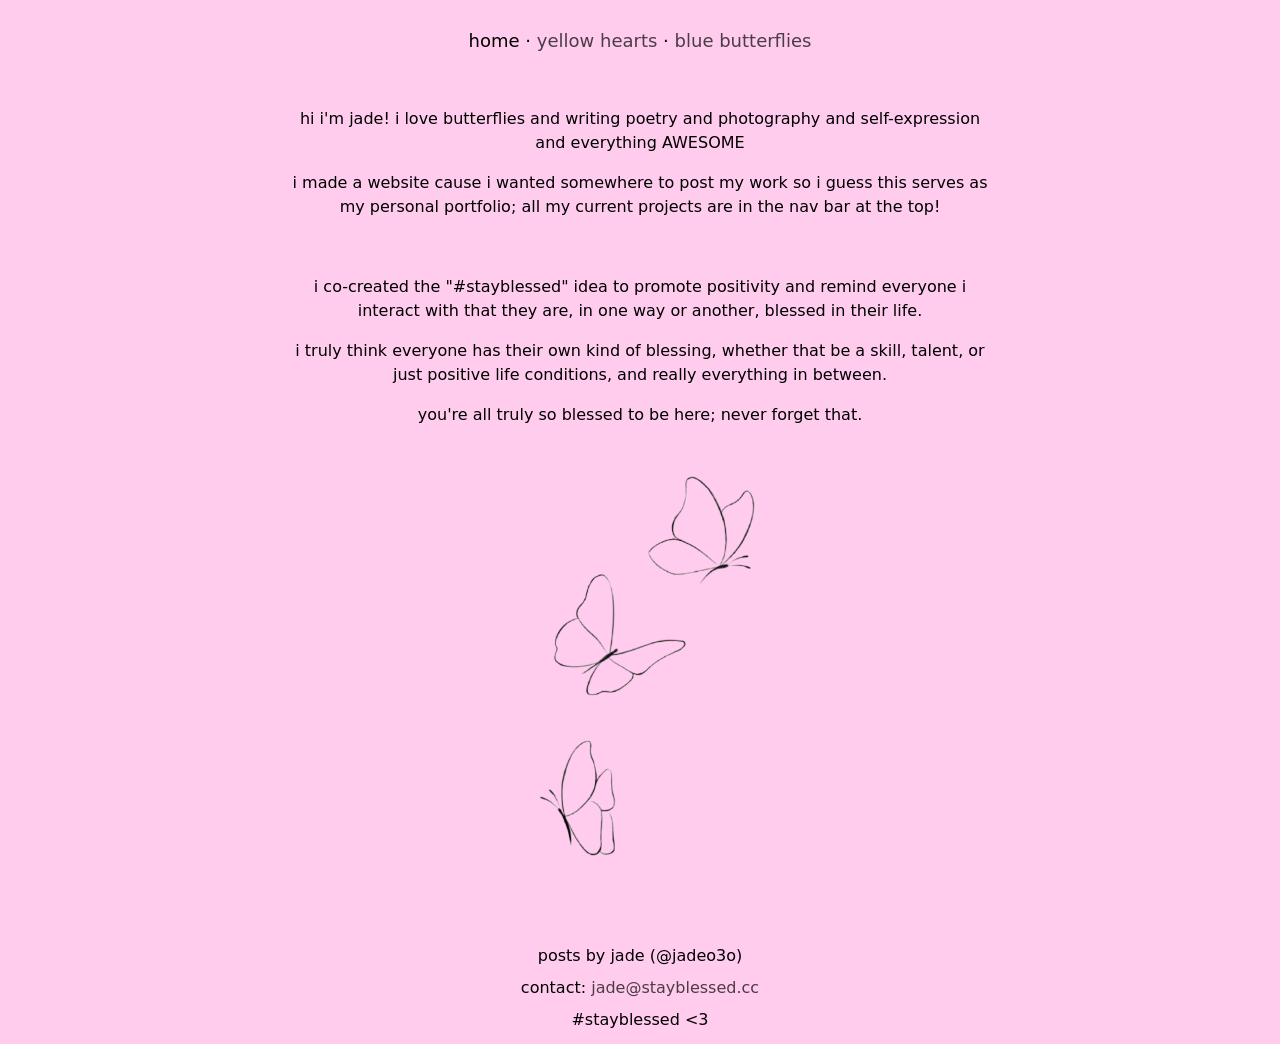
<file: index.html>
<!DOCTYPE html>
<html lang="en">

<head>
<meta charset="UTF-8">
<meta name="viewport" content="width=device-width, initial-scale=1">
<title>home - #stayblessed</title>
<link rel="stylesheet" href="/style.css">
<link rel="icon"
      type="image/png"
      href="/assets/favicons/home.png">
</head>

<body class="home">
<header>
    <nav>
        <span>home</span>
        <span>·</span>
        <a href="/yellow-hearts">yellow hearts</a>
        <span>·</span>
        <a href="/blue-butterflies/">blue butterflies</a>
    </nav>
</header>
<main>
<p>hi i'm jade! i love butterflies and writing poetry and photography and self-expression and everything AWESOME</p>
<p>i made a website cause i wanted somewhere to post my work so i guess this serves as my personal portfolio; all my current projects are in the nav bar at the top!</p><br>
<p>i co-created the "#stayblessed" idea to promote positivity and remind everyone i interact with that they are, in one way or another, blessed in their life.</p>
<p>i truly think everyone has their own kind of blessing, whether that be a skill, talent, or just positive life conditions, and really everything in between.</p>
<p>you're all truly so blessed to be here; never forget that.</p><br>
<img src="/assets/butterfly.png" alt="butterflies sketch" style="width: 40%;">
</main>
</body>

<footer>
<p>posts by jade (@jadeo3o)</p>
<p>contact: <a href="mailto:jade@stayblessed.cc">jade@stayblessed.cc</a></p>
<p>#stayblessed <3</p>
</footer>
</body>

</html>
</file>
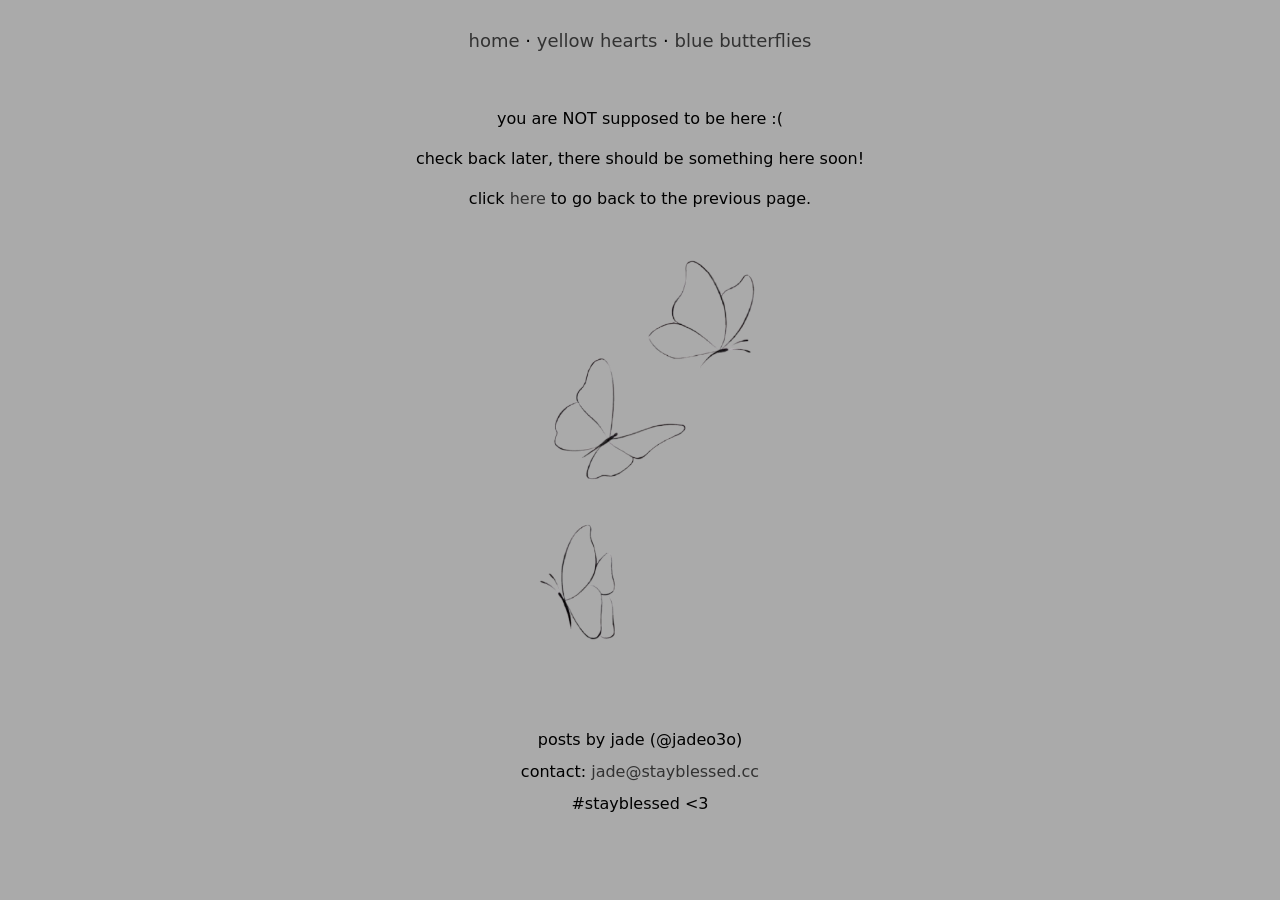
<file: error/index.html>
<!DOCTYPE html>
<html lang="en">

<head>
<meta charset="UTF-8">
<meta name="viewport" content="width=device-width, initial-scale=1">
<title>error - #stayblessed</title>
<link rel="stylesheet" href="/style.css">
<link rel="icon"
      type="image/png"
      href="/assets/favicons/error.png">
</head>

<body class="error">
<header>
    <nav>
        <a href="/">home</a>
        <span>·</span>
        <a href="/yellow-hearts">yellow hearts</a>
        <span>·</span>
        <a href="/blue-butterflies/">blue butterflies</a>
    </nav>
</header>
<main>
<p>you are NOT supposed to be here :(</p>
<p>check back later, there should be something here soon!</p>
<p>click <a href="/"
   onclick="history.back(); return false;">
      here
</a> to go back to the previous page.</p><br>
<img src="/assets/butterfly.png" alt="butterflies sketch" style="width: 40%;">
</main>

<footer>
<p>posts by jade (@jadeo3o)</p>
<p>contact: <a href="mailto:jade@stayblessed.cc">jade@stayblessed.cc</a></p>
<p>#stayblessed <3</p>
</footer>
</body>

</html>
</file>
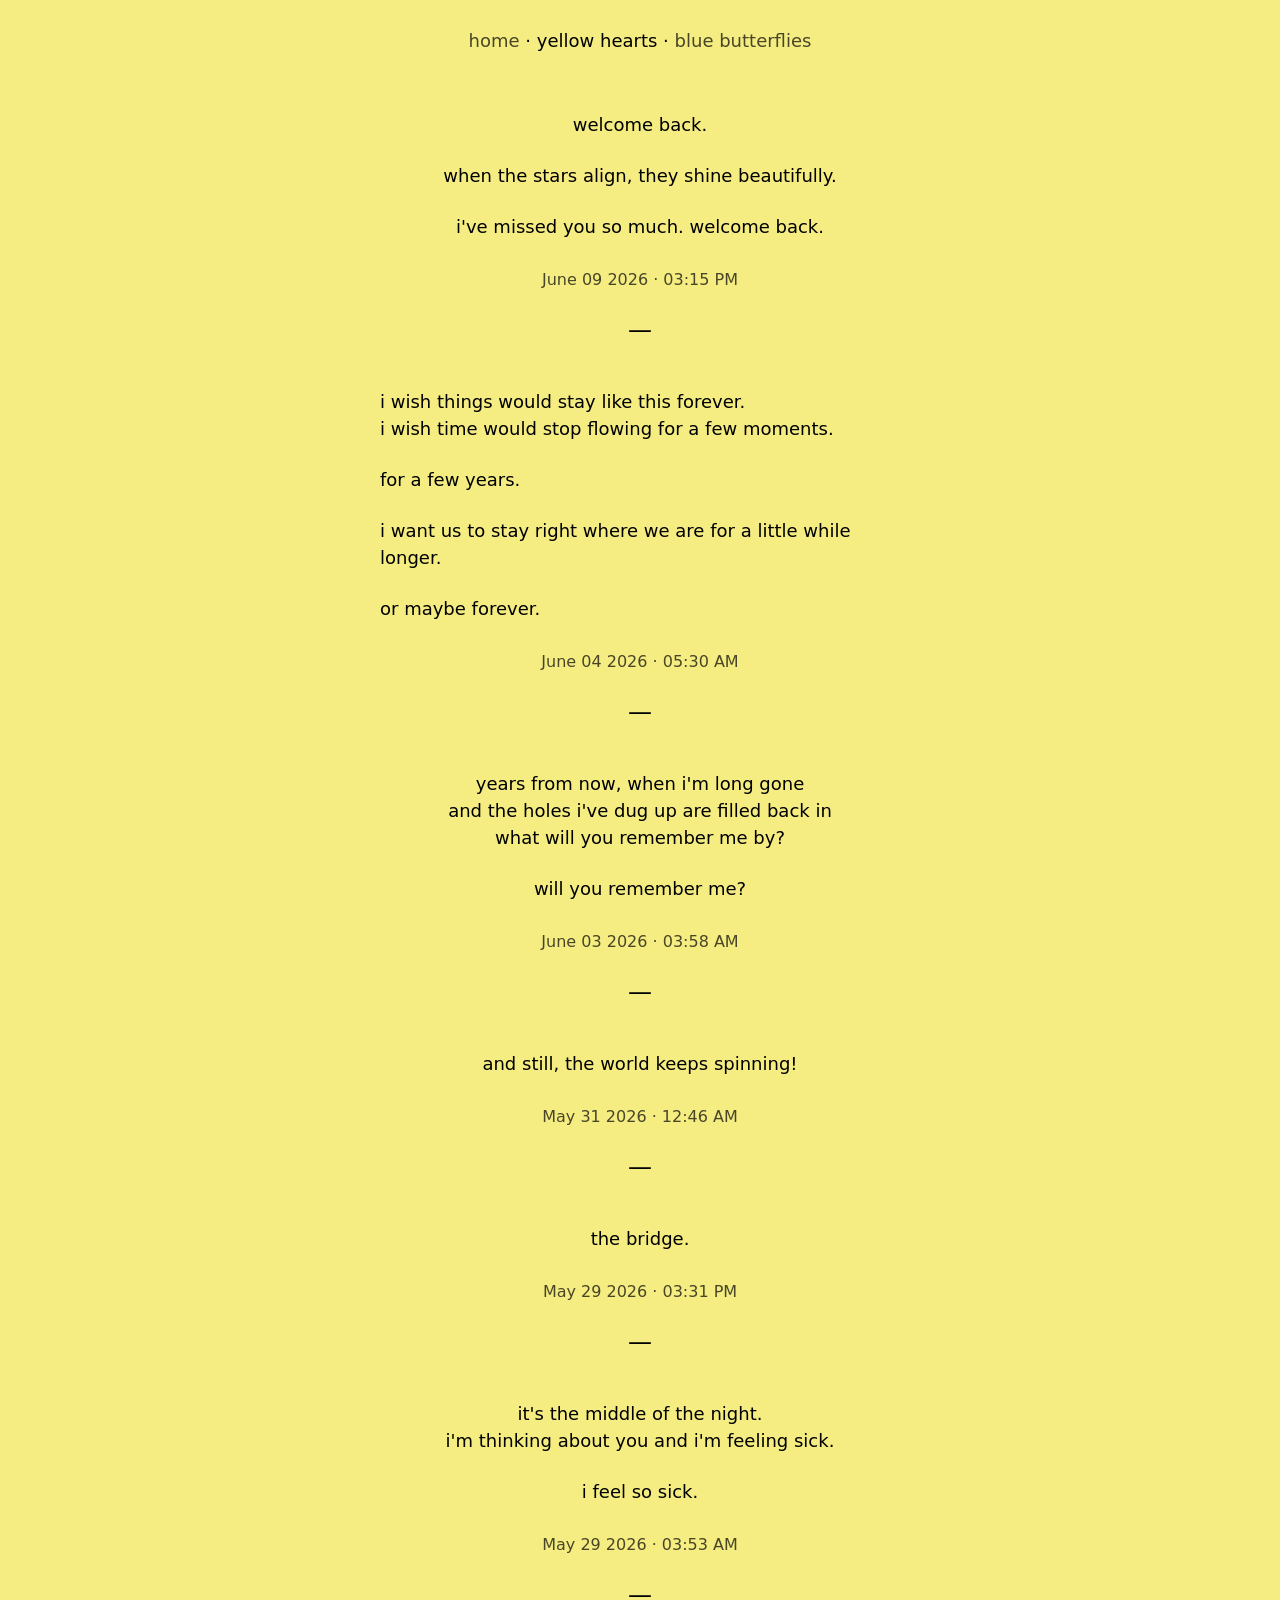
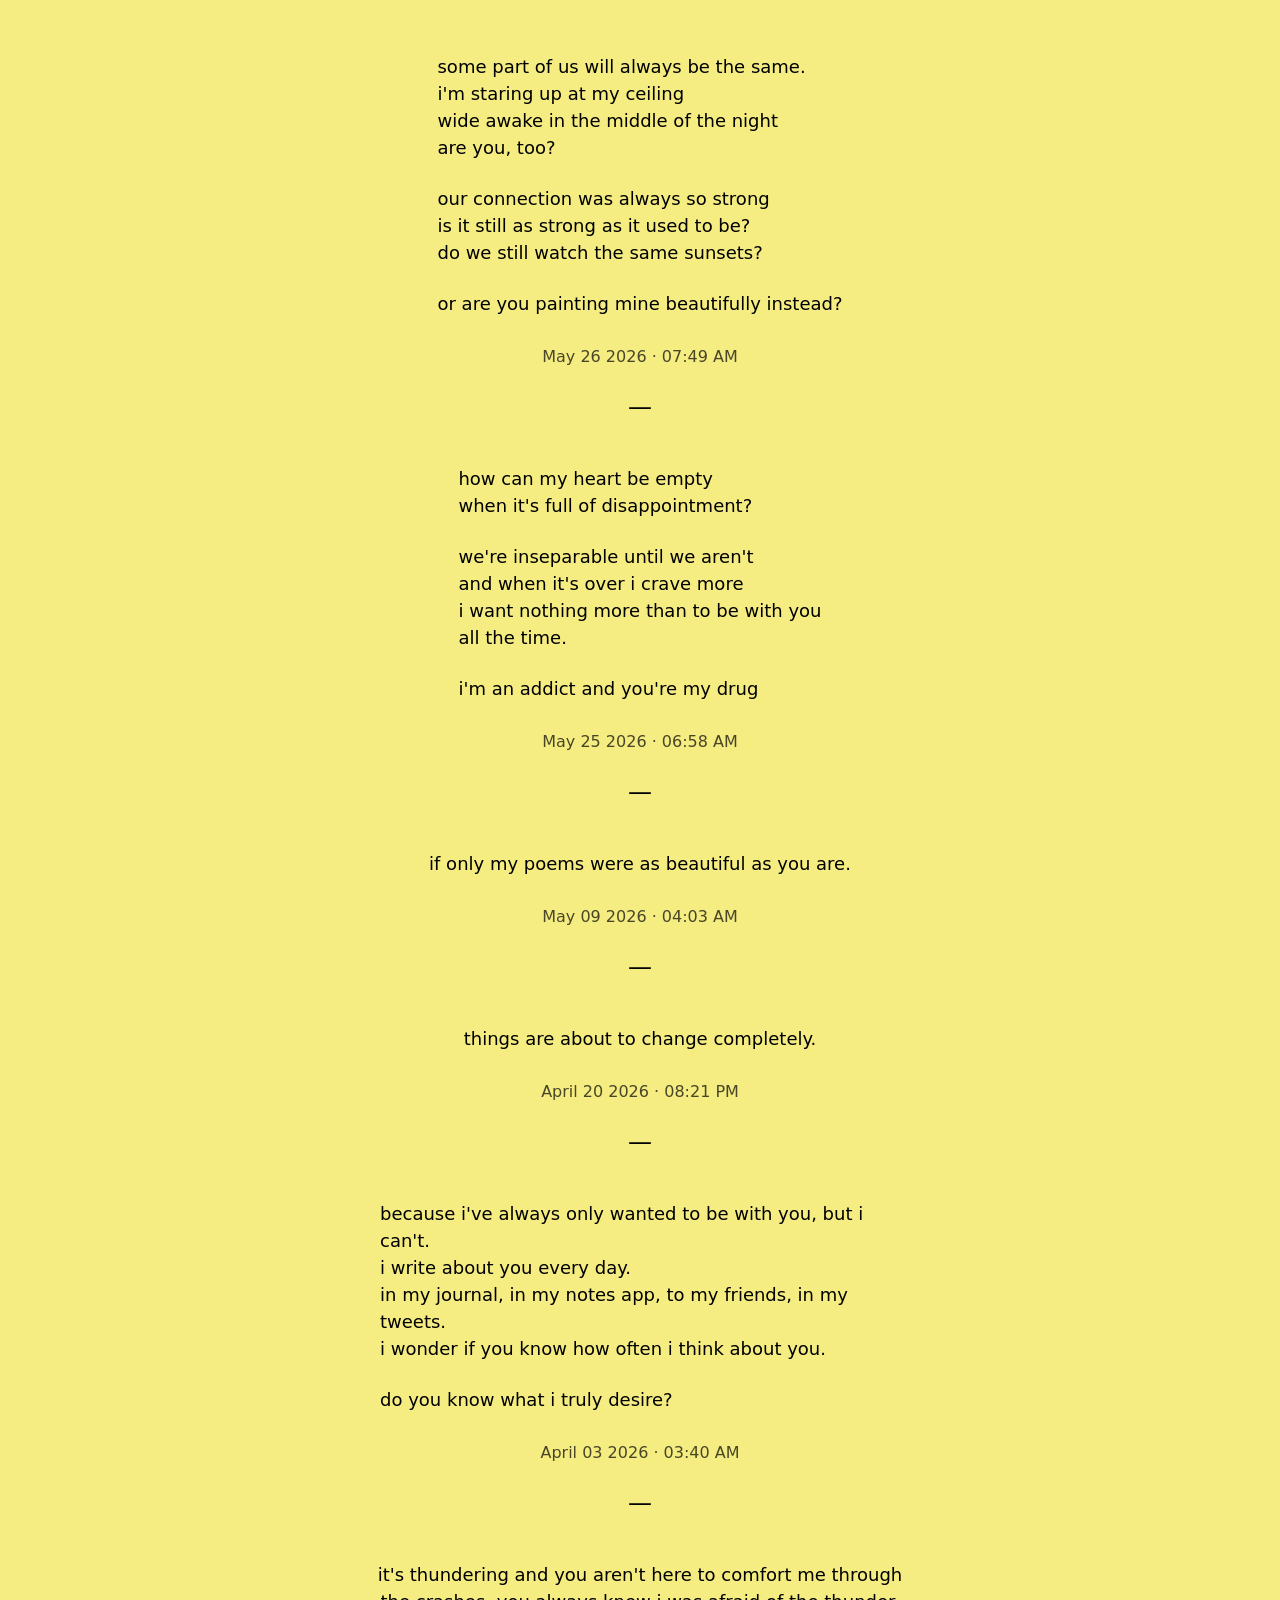
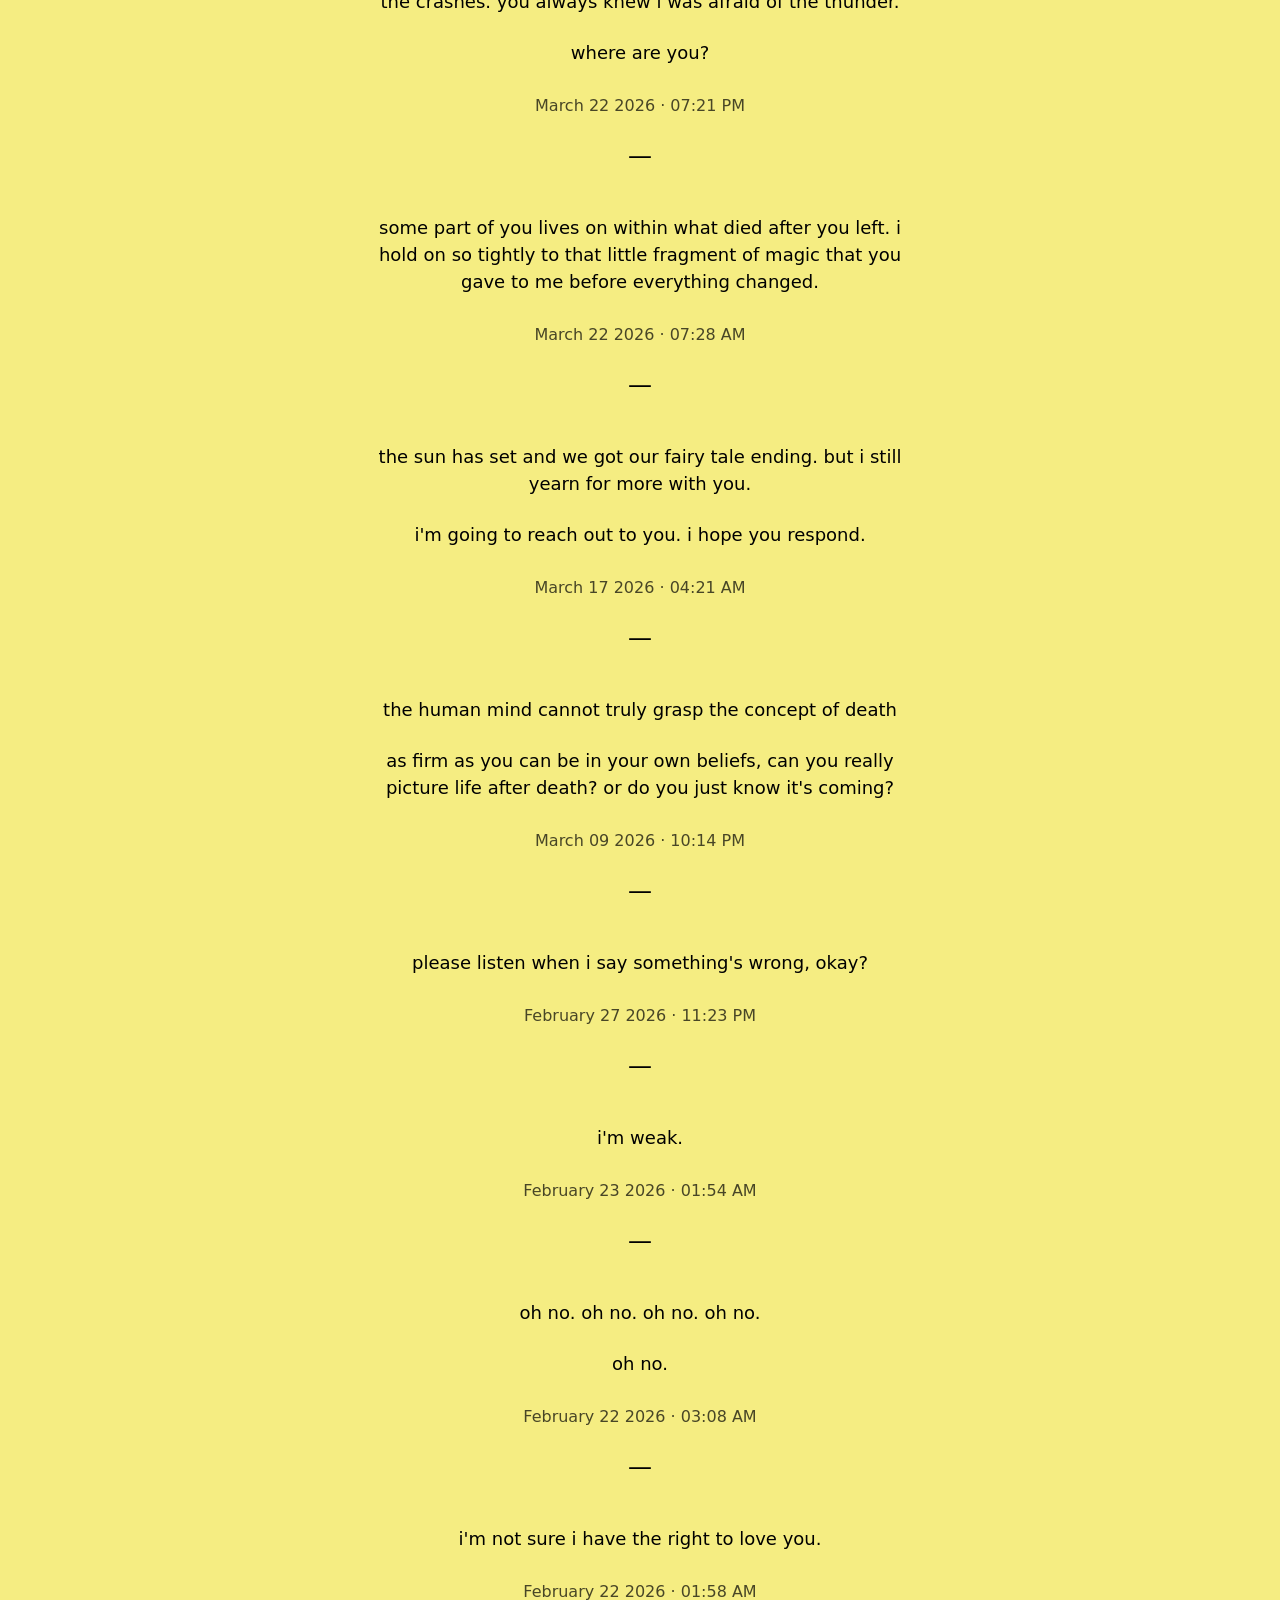
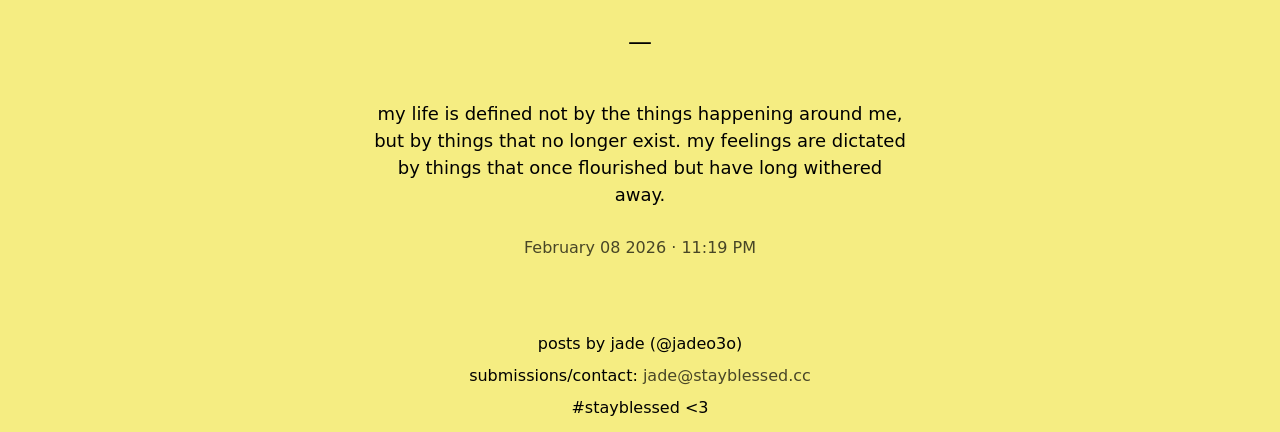
<file: yellow-hearts/index.html>
<!DOCTYPE html>
<html lang="en">

<head>
<meta charset="UTF-8">
<meta name="viewport" content="width=device-width, initial-scale=1">
<title>yellow hearts - #stayblessed</title>
<link rel="stylesheet" href="/style.css">
<link rel="icon"
      type="image/png"
      href="/assets/favicons/yellow-hearts.png">
</head>

<body class="yellow-hearts">
<header>
    <nav>
        <a href="/">home</a>
        <span>·</span>
        <span>yellow hearts</span>
        <span>·</span>
        <a href="/blue-butterflies/">blue butterflies</a>
    </nav>
</header>
<main>

<!--use <br> for line break, otherwise <p> for new paragraph-->

<div class="entry">
    <p>welcome back.</p>

    <p>when the stars align, they shine beautifully.</p>

    <p>i've missed you so much. welcome back.</p>
    <time class="local-time" datetime="2026-06-09T15:15:00Z">
        June 09 2026 · 03:15 PM UTC
    </time>
</div>

<div class="entry hanging">
    <div class="poem-text">
        <p>i wish things would stay like this forever.<br>
        i wish time would stop flowing for a few moments.</p>

        <p>for a few years.</p>

        <p>i want us to stay right where we are for a little while longer.</p>

        <p>or maybe forever.</p>
    </div>
    <time class="local-time" datetime="2026-06-04T05:30:00Z">
        June 04 2026 · 5:30 AM UTC
    </time>
</div>

<div class="entry">
    <p>years from now, when i'm long gone<br>
    and the holes i've dug up are filled back in<br>
    what will you remember me by?</p>
    
    <p>will you remember me?</p>
    <time class="local-time" datetime="2026-06-03T03:58:00Z">
        June 03 2026 · 03:58 AM UTC
    </time>
</div>
              
<div class="entry">
    <p>and still, the world keeps spinning!</p>
    <time class="local-time" datetime="2026-05-31T00:46:00Z">
        May 30 2026 · 12:46 AM UTC
    </time>
</div>
      
<div class="entry">
    <p>the bridge.</p>
    <time class="local-time" datetime="2026-05-29T15:31:00Z">
        May 29 2026 · 03:31 PM UTC
    </time>
</div>

<div class="entry">
    <p>it's the middle of the night.<br>
    i'm thinking about you and i'm feeling sick.</p>
    
    <p>i feel so sick.</p>
    <time class="local-time" datetime="2026-05-29T03:53:00Z">
        May 29 2026 · 03:53 AM UTC
    </time>
</div>

<div class="entry hanging">
    <div class="poem-text">
        <p>some part of us will always be the same.<br>
        i'm staring up at my ceiling<br>
        wide awake in the middle of the night<br>
        are you, too?</p>
        
        <p>our connection was always so strong<br>
        is it still as strong as it used to be?<br>
        do we still watch the same sunsets?</p>
        
        <p>or are you painting mine beautifully instead?</p>
    </div>
    <time class="local-time" datetime="2026-05-26T07:49:00Z">
        May 26 2026 · 07:49 AM UTC
    </time>
</div>

<div class="entry hanging">
    <div class="poem-text">
        <p>how can my heart be empty<br>
        when it's full of disappointment?</p>
        
        <p>we're inseparable until we aren't<br>
        and when it's over i crave more<br>
        i want nothing more than to be with you<br>
        all the time.</p>
        
        <p>i'm an addict and you're my drug</p>
    </div>
    <time class="local-time" datetime="2026-05-25T06:58:00Z">
        May 25 2026 · 06:58 AM UTC
    </time>
</div>

<div class="entry">
    <p>if only my poems were as beautiful as you are.</p>
    <time class="local-time" datetime="2026-05-09T04:03:00Z">
        May 09 2026 · 04:03 AM UTC
    </time>
</div>

<div class="entry">
<p>things are about to change completely.</p>
    <time class="local-time" datetime="2026-04-20T20:21:00Z">
        April 20 2026 · 08:21 PM UTC
    </time>
</div>

<div class="entry hanging">
    <div class="poem-text">
        <p>because i've always only wanted to be with you, but i can't.<br>
        i write about you every day.<br>
        in my journal, in my notes app, to my friends, in my tweets.<br>
        i wonder if you know how often i think about you.</p>
        
        <p>do you know what i truly desire?</p>
    </div>
    <time class="local-time" datetime="2026-04-03T03:40:00Z">
        April 03 2026 · 03:40 AM UTC
    </time>
</div>

<div class="entry">
<p>it's thundering and you aren't here to comfort me through the crashes. you always knew i was afraid of the thunder.</p>
<p>where are you?</p>
    <time class="local-time" datetime="2026-03-22T19:21:00Z">
        March 22 2026 · 07:21 PM UTC
    </time>
</div>

<div class="entry">
    <p>some part of you lives on within what died after you left. i hold on so tightly to that little fragment of magic that you gave to me before everything changed.</p>
    <time class="local-time" datetime="2026-03-22T07:28:00Z">
        March 22 2026 · 07:28 AM UTC
    </time>
</div>

<div class="entry">
    <p>the sun has set and we got our fairy tale ending. but i still yearn for more with you.</p>
    <p>i'm going to reach out to you. i hope you respond.</p>
    <time class="local-time"
          datetime="2026-03-17T04:21:00Z">
        March 17 2026 · 04:21 AM UTC
    </time>
</div>

<div class="entry">
    <p>the human mind cannot truly grasp the concept of death</p>
      
    <p>as firm as you can be in your own beliefs, can you really picture life after death? or do you just know it's coming?</p>
    <time class="local-time" datetime="2026-03-09T22:14:00Z">
        March 09 2026 · 10:14 PM UTC
    </time>
</div>
      
<div class="entry">
    <p>please listen when i say something's wrong, okay?</p>
    <time class="local-time" datetime="2026-02-27T23:23:00Z">
        February 27 2026 · 11:23 PM UTC
    </time>
</div>

<div class="entry">
    <p>i'm weak.</p>
    <time class="local-time" datetime="2026-02-23T01:54:00Z">
        February 23 2026 · 01:54 AM UTC
    </time>
</div>

<div class="entry">
    <p>oh no. oh no. oh no. oh no.</p>
    <p>oh no.</p>
    <time class="local-time" datetime="2026-02-22T03:08:00Z">
        February 22 2026 · 03:08 AM UTC
    </time>
</div>

<div class="entry">
    <p>i'm not sure i have the right to love you.</p>
    <time class="local-time" datetime="2026-02-22T01:58:00Z">
        February 22 2026 · 01:58 AM UTC
    </time>
</div>

<div class="entry">
    <p>my life is defined not by the things happening around me, but by things that no longer exist. my feelings are dictated by things that once flourished but have long withered away.</p>
    <time class="local-time" datetime="2026-02-08T23:19:00Z">
        February 08 2026 · 11:19 PM UTC
    </time>
</div>

</main>
</body>
      
<footer>
<p>posts by jade (@jadeo3o)</p>
<p>submissions/contact: <a href="mailto:jade@stayblessed.cc">jade@stayblessed.cc</a></p>
<p>#stayblessed <3</p>
</footer>

<script>
document.querySelectorAll(".local-time")
.forEach(time => {
    const date = new Date(time.dateTime);
    const month = date.toLocaleString("en-US", {
        month: "long"
    });
    const day = String(date.getDate()).padStart(2, "0");
    const year = date.getFullYear();
    const clock = date.toLocaleString("en-US", {
        hour: "2-digit",
        minute: "2-digit",
        hour12: true
    });
    time.textContent =
        `${month} ${day} ${year} · ${clock}`;
});
</script>

</html>
</file>
<file: style.css>
body {
    margin: 0;
    color: black;
    font-family: system-ui, sans-serif;
}

body.home {
    background: #ffccee;
}

body.yellow-hearts {
    background: #f5ed82;
}

body.blue-butterflies {
    background: #90c0ff;
}

body.error {
    background: #aaaaaa;
}

header {
    padding: 30px 20px 0;
    text-align: center;
}

nav {
    font-size: 18px;
}

nav span {
    opacity: 1;
}

a {
    color: inherit;
    opacity: .7;
    text-decoration: none;
    transition: opacity .2s ease;
}

a:hover {
    opacity: 1;
}

main,
footer {
    margin: auto;
    text-align: center;
}

main {
    padding: 40px 40px;
    line-height: 1.5;
}

footer {
    max-width: 700px;
    padding: 0 40px;
    line-height: 1;
}

/* normal text pages */

.home main,
.error main {
    max-width: 700px;
}

/* yellow hearts */

.yellow-hearts main {
    max-width: 700px;
    line-height: 1;
}

.entry {
    max-width: 720px;
    margin: auto;
    padding: 20px 80px;
    text-align: center;
    line-height: 1.5;
}

.entry p,
.hanging .poem-text p {
    margin: 0 0 24px;
    font-size: 18px;
}

.entry time,
time {
    display: block;
    margin-top: 25px;
    opacity: .7;
}

.entry time {
    margin-top: 28px;
}

.entry:not(:last-child)::after {
    content: "—";
    display: block;
    margin-top: 20px;
    font-size: 24px;
}

.hanging {
    text-align: center;
}

.hanging .poem-text {
    display: inline-block;
    max-width: 520px;
    text-align: left;
}

.hanging .poem-text p {
    line-height: 1.5;
}

.entry p:last-child,
.hanging .poem-text p:last-child {
    margin-bottom: 0;
}

/* yellow hearts: prevent iOS landscape text blow-up */
body.yellow-hearts {
    -webkit-text-size-adjust: 100%;
    text-size-adjust: 100%;
}

/* blue butterflies */

.blue-butterflies main {
    max-width: 1200px;
    padding: 80px 40px;
    line-height: 1;
}

.photos {
    display: flex;
    flex-wrap: wrap;
    justify-content: center;
    align-items: flex-start;
    row-gap: 56px;
    column-gap: 40px;
}

.photo {
    margin: 0;
    text-align: center;
}

.photo img {
    height: min(420px, 60vh);
    width: auto;
    max-width: 100%;
    display: block;
    box-shadow: 0 8px 20px rgba(0,0,0,.15);
    border: 6px solid white;
}

.photo figcaption {
    margin-top: 16px;
}

.photo p {
    margin: 0 0 8px;
    font-size: 16px;
}

.photo time {
    display: block;
    margin-top: 12px;
    opacity: .7;
}

.photo a {
    opacity: 1;
}

/* mobile */

@media (max-width: 768px) {
    main {
        padding: 40px 16px;
    }

    footer {
        padding: 0 16px;
    }

    .entry {
        padding: 20px 0;
    }

    .hanging .poem-text {
        max-width: 100%;
    }

    .photo img {
        width: 100%;
        height: auto;
    }
}
</file>
